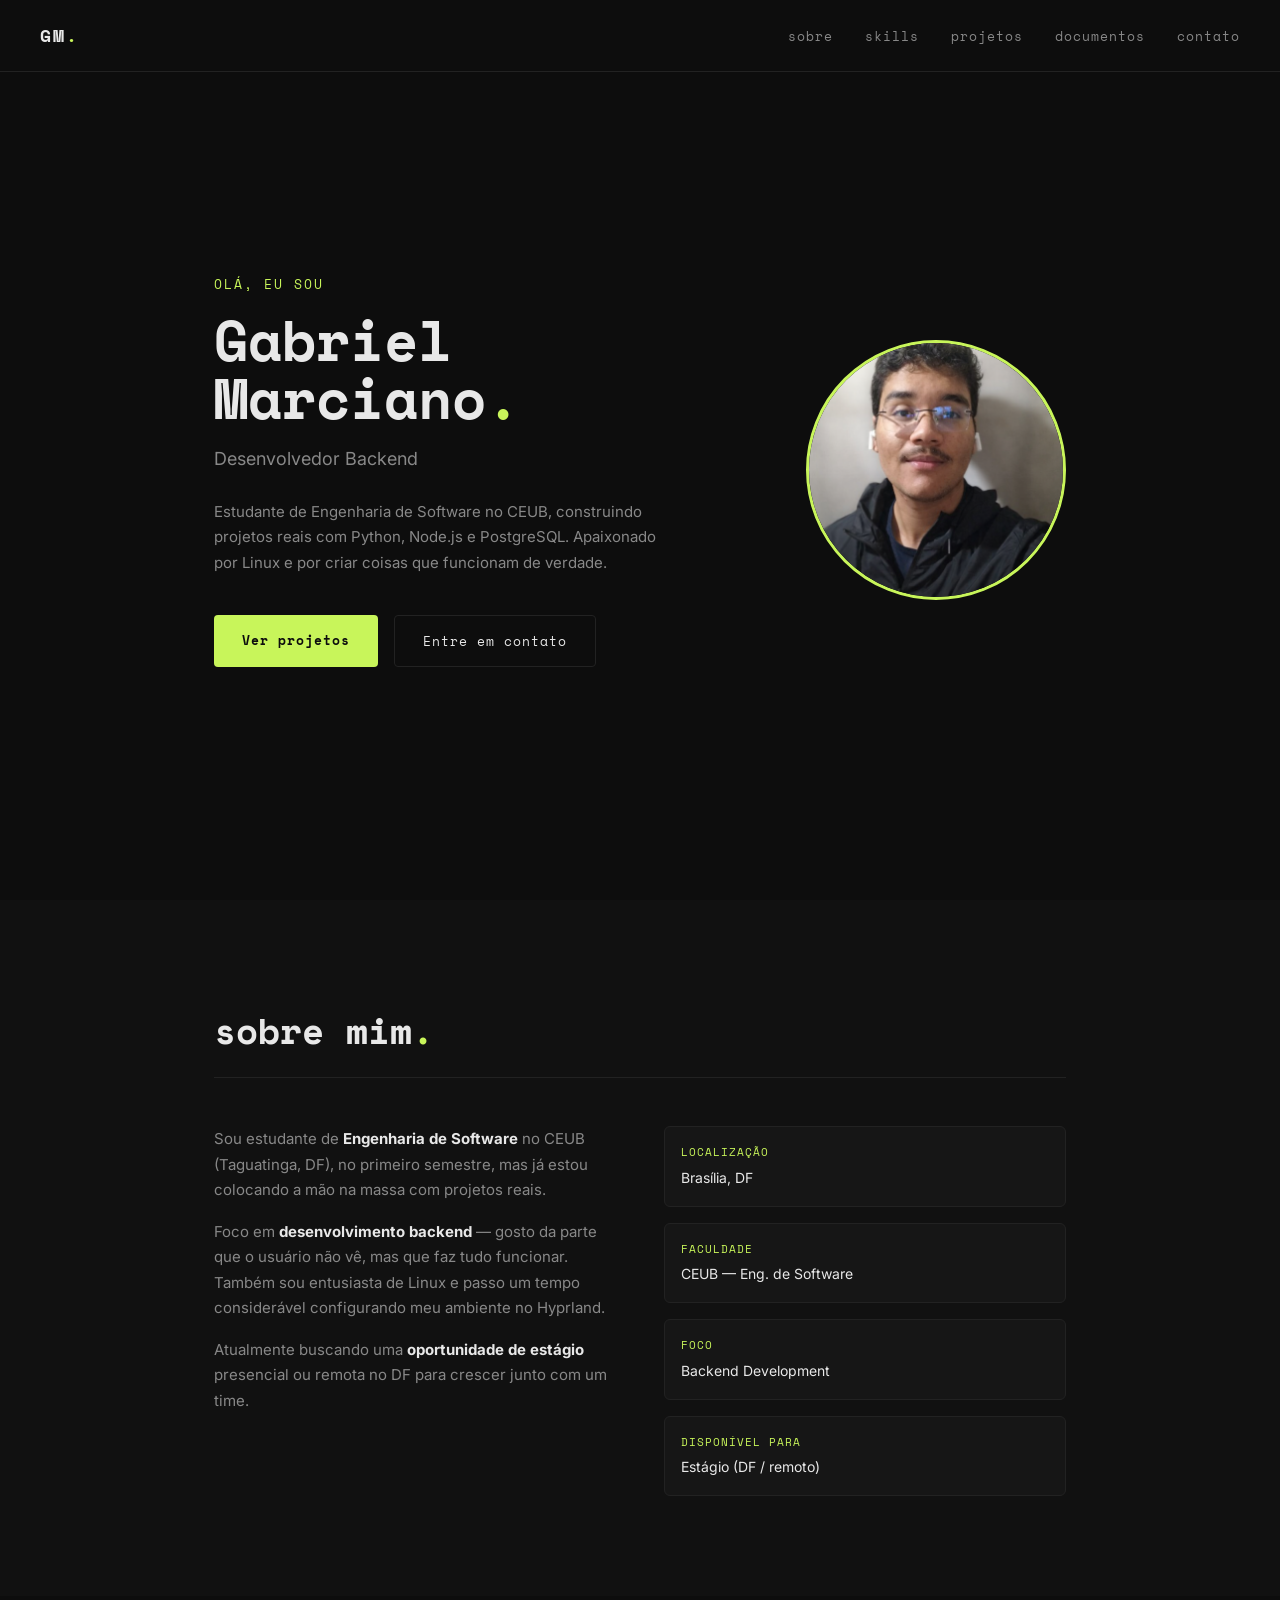
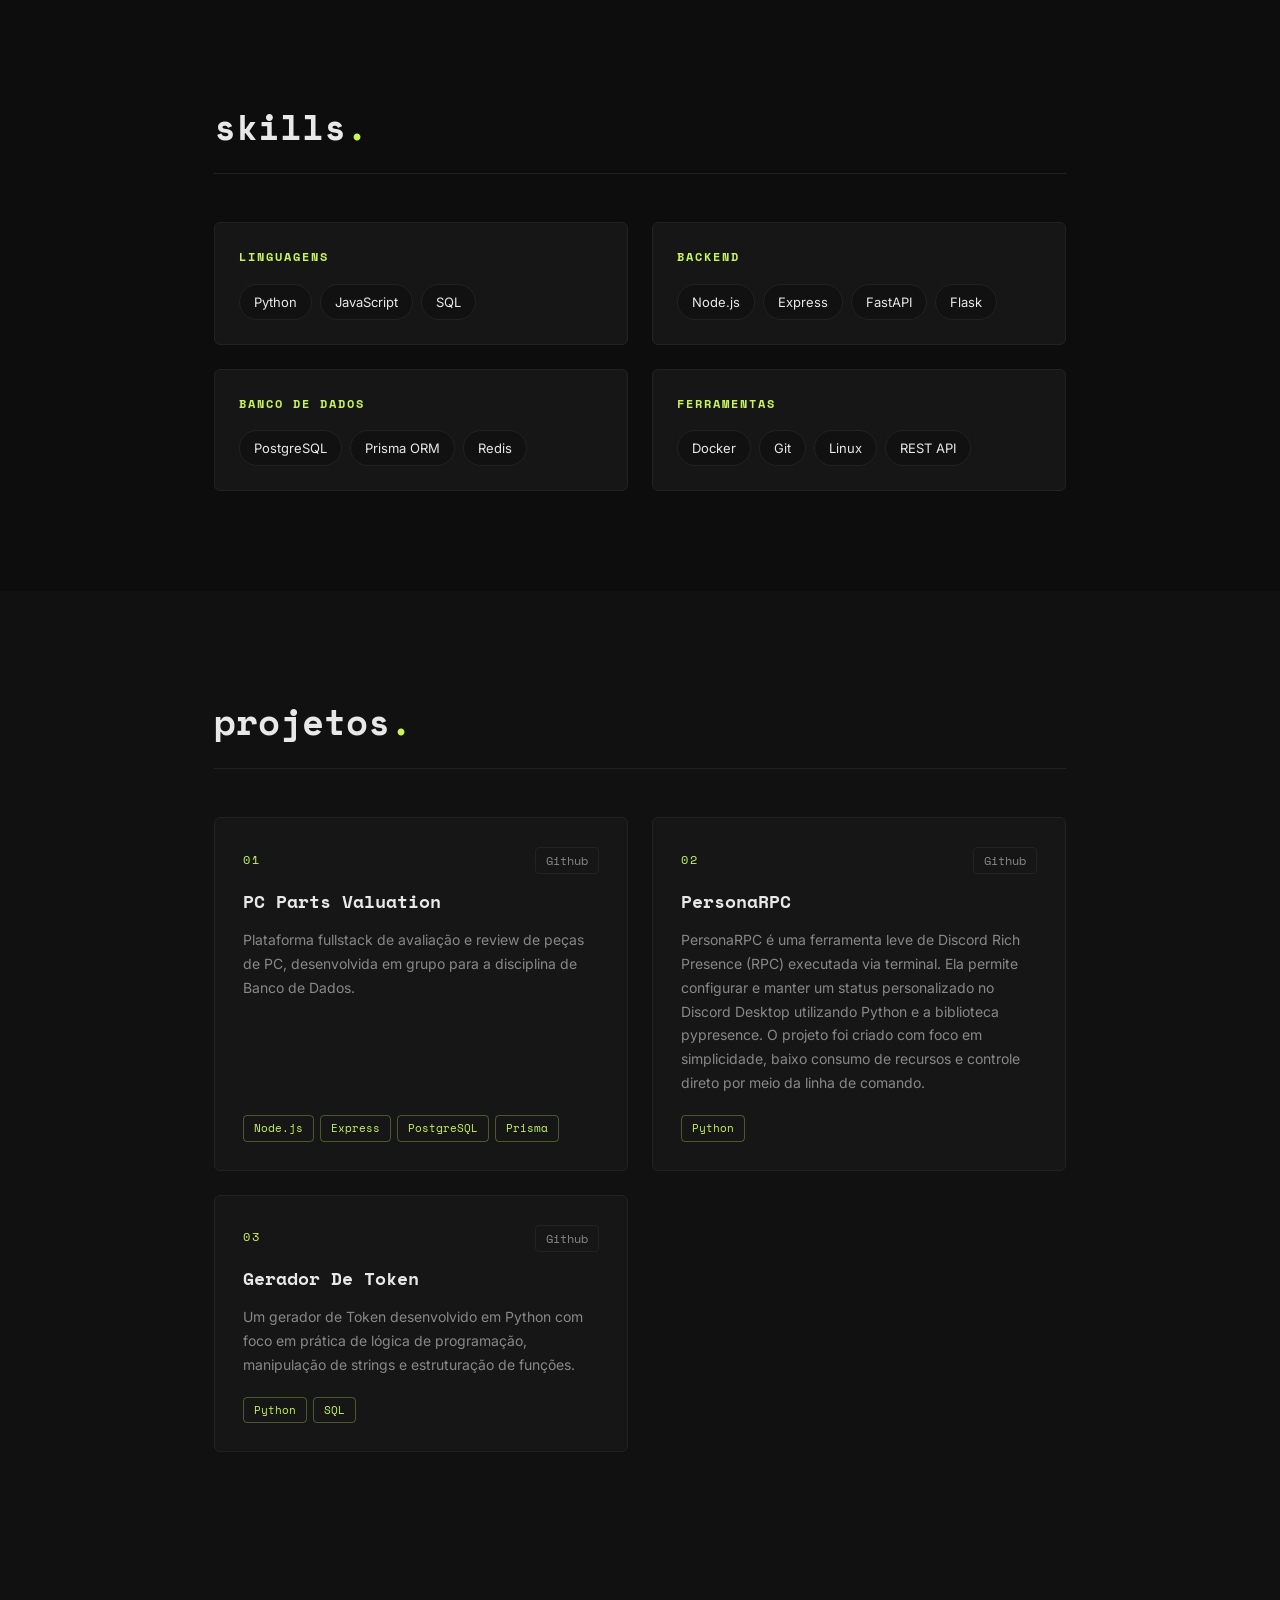
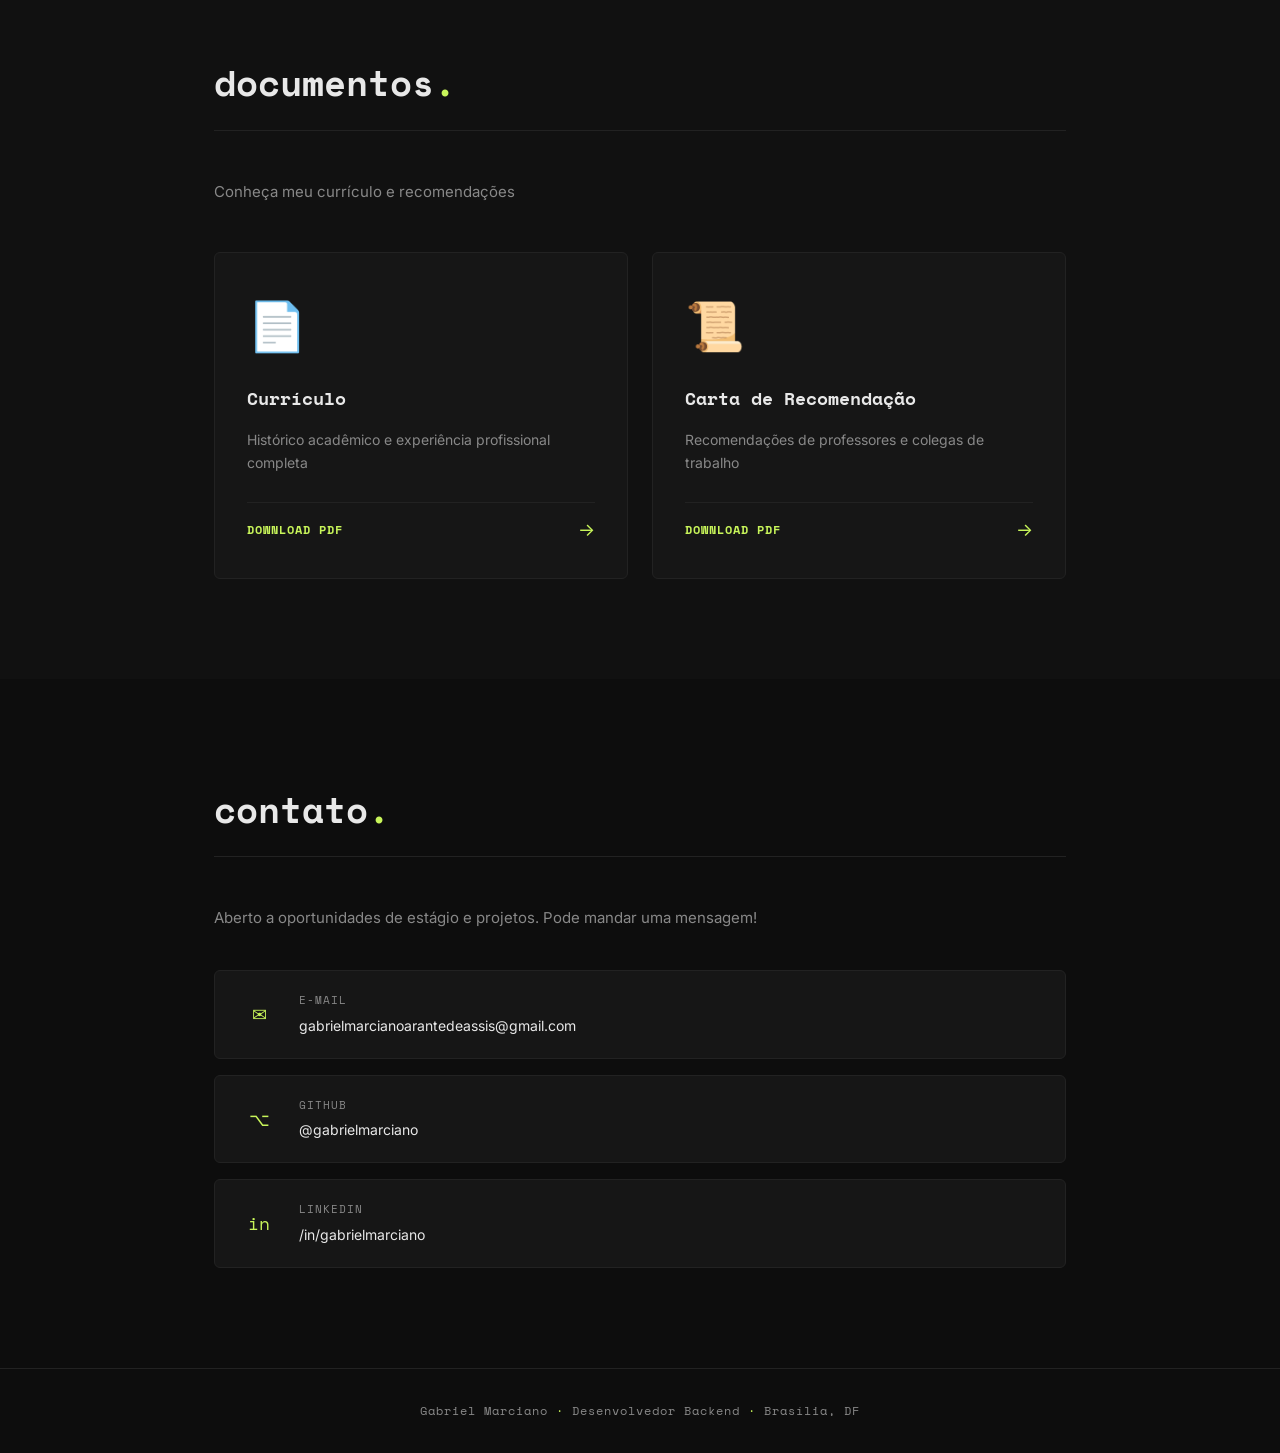
<file: index.html>
<!DOCTYPE html>
<html lang="pt-BR">

<head>
  <meta charset="UTF-8">
  <meta name="viewport" content="width=device-width, initial-scale=1.0">
  <title>Gabriel Marciano — Dev Backend</title>

  <!-- Fontes bonitinhas do Google Fonts  -->
  <link rel="preconnect" href="https://fonts.googleapis.com">
  <link
    href="https://fonts.googleapis.com/css2?family=Space+Mono:wght@400;700&family=Inter:wght@300;400;500;600&display=swap"
    rel="stylesheet">

  <link rel="stylesheet" href="./Style/style.css">
</head>

<body>

  <!-- Barra de navegação - fica fixa no topo -->
  <nav id="navbar">
    <div class="nav-logo">GM<span class="dot">.</span></div>
    <ul class="nav-links">
      <li><a href="#sobre">sobre</a></li>
      <li><a href="#skills">skills</a></li>
      <li><a href="#projetos">projetos</a></li>
      <li><a href="#documentos">documentos</a></li>
      <li><a href="#contato">contato</a></li>
    </ul>
  </nav>

  <!-- Primeira seção  -->
  <section id="hero">

    <!-- nome e descrição  -->
    <div class="hero-content">
      <p class="hero-tag">olá, eu sou</p>
      <h1 class="hero-nome">Gabriel<br>Marciano<span class="dot">.</span></h1>
      <p class="hero-cargo">Desenvolvedor Backend</p>
      <p class="hero-desc">
        Estudante de Engenharia de Software no CEUB, construindo projetos reais
        com Python, Node.js e PostgreSQL. Apaixonado por Linux e por criar coisas que funcionam de verdade.
      </p>
      <div class="hero-botoes">
        <a href="#projetos" class="btn btn-primario">Ver projetos</a>
        <a href="#contato" class="btn btn-secundario">Entre em contato</a>
      </div>
    </div>

    <!-- foto -->
    <div class="hero-foto-wrapper">
      <img src="./assets/foto.png" alt="Foto" class="hero-foto">
    </div>

  </section>

  <!-- Seção sobre  -->
  <section id="sobre">
    <div class="container">
      <h2 class="titulo-secao">sobre mim<span class="dot">.</span></h2>
      <!-- Grid com 2 colunas - texto à esquerda, infos à direita -->
      <div class="sobre-grid">
        <div class="sobre-texto">
          <p>
            Sou estudante de <strong>Engenharia de Software</strong> no CEUB (Taguatinga, DF),
            no primeiro semestre, mas já estou colocando a mão na massa com projetos reais.
          </p>
          <p>
            Foco em <strong>desenvolvimento backend</strong> — gosto da parte que o usuário
            não vê, mas que faz tudo funcionar. Também sou entusiasta de Linux e passo
            um tempo considerável configurando meu ambiente no Hyprland.
          </p>
          <p>
            Atualmente buscando uma <strong>oportunidade de estágio</strong> presencial ou
            remota no DF para crescer junto com um time.
          </p>
        </div>
        <div class="sobre-info">
          <div class="info-item">
            <span class="info-label">localização</span>
            <span class="info-valor">Brasília, DF</span>
          </div>
          <div class="info-item">
            <span class="info-label">faculdade</span>
            <span class="info-valor">CEUB — Eng. de Software</span>
          </div>
          <div class="info-item">
            <span class="info-label">foco</span>
            <span class="info-valor">Backend Development</span>
          </div>
          <div class="info-item">
            <span class="info-label">disponível para</span>
            <span class="info-valor">Estágio (DF / remoto)</span>
          </div>
        </div>
      </div>
    </div>
  </section>

  <!-- Seção skills - tecnologias -->
  <section id="skills">
    <div class="container">
      <h2 class="titulo-secao">skills<span class="dot">.</span></h2>
      <!-- div de skills -->
      <div class="skills-grid">

        <div class="skill-grupo">
          <h3 class="skill-grupo-titulo">Linguagens</h3>
          <div class="skill-lista">
            <span class="skill-tag">Python</span>
            <span class="skill-tag">JavaScript</span>
            <span class="skill-tag">SQL</span>
          </div>
        </div>

        <div class="skill-grupo">
          <h3 class="skill-grupo-titulo">Backend</h3>
          <div class="skill-lista">
            <span class="skill-tag">Node.js</span>
            <span class="skill-tag">Express</span>
            <span class="skill-tag">FastAPI</span>
            <span class="skill-tag">Flask</span>
          </div>
        </div>

        <div class="skill-grupo">
          <h3 class="skill-grupo-titulo">Banco de Dados</h3>
          <div class="skill-lista">
            <span class="skill-tag">PostgreSQL</span>
            <span class="skill-tag">Prisma ORM</span>
            <span class="skill-tag">Redis</span>
          </div>
        </div>

        <div class="skill-grupo">
          <h3 class="skill-grupo-titulo">Ferramentas</h3>
          <div class="skill-lista">
            <span class="skill-tag">Docker</span>
            <span class="skill-tag">Git</span>
            <span class="skill-tag">Linux</span>
            <span class="skill-tag">REST API</span>
          </div>
        </div>

      </div>
    </div>
  </section>

  <!-- Seção projetos -->
  <section id="projetos">
    <div class="container">
      <h2 class="titulo-secao">projetos<span class="dot">.</span></h2>
      <!-- Cards dos projetos em grid 2x2 -->
      <div class="projetos-grid">

        <!-- Projeto 1 -->
        <div class="card-projeto">
          <div class="card-header">
            <span class="card-numero">01</span>
            <div class="card-links">
              <a href="https://github.com/GabrielMarcianoarante/PCpartsevaluation" class="card-link" title="Ver código">
                Github</a>
            </div>
          </div>
          <h3 class="card-titulo">PC Parts Valuation</h3>
          <p class="card-desc">
            Plataforma fullstack de avaliação e review de peças de PC, desenvolvida
            em grupo para a disciplina de Banco de Dados.
          </p>
          <div class="card-techs">
            <span>Node.js</span>
            <span>Express</span>
            <span>PostgreSQL</span>
            <span>Prisma</span>
          </div>
        </div>

        <!-- Projeto 2 -->
        <div class="card-projeto">
          <div class="card-header">
            <span class="card-numero">02</span>
            <div class="card-links">
              <a href="https://github.com/GabrielMarcianoarante/PersonaRPC.git" class="card-link" title="Ver código">
                Github</a>
            </div>
          </div>
          <h3 class="card-titulo">PersonaRPC</h3>
          <p class="card-desc">
            PersonaRPC é uma ferramenta leve de Discord Rich Presence (RPC) executada via terminal.
            Ela permite configurar e manter um status personalizado no Discord Desktop utilizando Python e a biblioteca
            pypresence.

            O projeto foi criado com foco em simplicidade, baixo consumo de recursos e controle direto por meio da linha
            de comando.
          </p>
          <div class="card-techs">
            <span>Python</span>
          </div>
        </div>

        <!-- Projeto 3 -->
        <div class="card-projeto">
          <div class="card-header">
            <span class="card-numero">03</span>
            <div class="card-links">
              <a href="https://github.com/GabrielMarcianoarante/GeradorDeToken" class="card-link" title="Ver código">
                Github</a>
            </div>
          </div>
          <h3 class="card-titulo">Gerador De Token</h3>
          <p class="card-desc">
            Um gerador de Token desenvolvido em Python com foco em prática de lógica de programação, manipulação de
            strings e estruturação de funções.
          </p>
          <div class="card-techs">
            <span>Python</span>
            <span>SQL</span>
          </div>
        </div>

      </div>
    </div>
  </section>

  <!-- Seção documentos - CV e carta de recomendação -->
  <section id="documentos">
    <div class="container">
      <h2 class="titulo-secao">documentos<span class="dot">.</span></h2>
      <p class="docs-subtitulo">Conheça meu currículo e recomendações</p>
      <div class="docs-grid">
        <!-- PDF Currículo -->
        <a href="./pdf/Currículo.pdf" download class="doc-card">
          <div class="doc-icon">📄</div>
          <h3 class="doc-titulo">Currículo</h3>
          <p class="doc-desc">Histórico acadêmico e experiência profissional completa</p>
          <div class="doc-footer">
            <span class="doc-label">Download PDF</span>
            <span class="doc-arrow">→</span>
          </div>
        </a>

        <!-- Carta de Recomendação -->
        <a href="./pdf/Recomendacao.pdf" download class="doc-card">
          <div class="doc-icon">📜</div>
          <h3 class="doc-titulo">Carta de Recomendação</h3>
          <p class="doc-desc">Recomendações de professores e colegas de trabalho</p>
          <div class="doc-footer">
            <span class="doc-label">Download PDF</span>
            <span class="doc-arrow">→</span>
          </div>
        </a>
      </div>
    </div>
  </section>

  <!-- Seção contato -->
  <section id="contato">
    <div class="container">
      <h2 class="titulo-secao">contato<span class="dot">.</span></h2>
      <p class="contato-subtitulo">
        Aberto a oportunidades de estágio e projetos. Pode mandar uma mensagem!
      </p>
      <div class="contato-grid">
        <a href="mailto:gabrielmarcianoarantedeassis@gmail.com" class="contato-item">
          <span class="contato-icone">✉</span>
          <div>
            <span class="contato-label">E-mail</span>
            <span class="contato-valor">gabrielmarcianoarantedeassis@gmail.com</span>
          </div>
        </a>
        <a href="https://github.com/GabrielMarcianoarante" target="_blank" class="contato-item">
          <span class="contato-icone">⌥</span>
          <div>
            <span class="contato-label">GitHub</span>
            <span class="contato-valor">@gabrielmarciano</span>
          </div>
        </a>
        <a href="https://www.linkedin.com/in/gabriel-marciano-117183402/" target="_blank" class="contato-item">
          <span class="contato-icone">in</span>
          <div>
            <span class="contato-label">LinkedIn</span>
            <span class="contato-valor">/in/gabrielmarciano</span>
          </div>
        </a>
      </div>
    </div>
  </section>

  <!-- Rodapé com crédito -->
  <footer>
    <p>Gabriel Marciano <span class="dot">·</span> Desenvolvedor Backend <span class="dot">·</span> Brasília, DF</p>
  </footer>

  <script src="./Script/script.js"></script>
</body>

</html>
</file>
<file: Style/style.css>
/* Cores e tema - muda aqui que muda em todo lugar */
:root {
  --bg: #0d0d0d;
  /* Fundo preto bem escuro da página */
  --bg2: #111111;
  /* Um preto um pouco menos escuro para seções alternadas */
  --card: #161616;
  /* Fundo dos cards e containers */
  --borda: #222222;
  /* Cor das bordas dos elementos */
  --texto: #e8e8e8;
  /* Texto branco/cinza claro principal */
  --texto2: #888888;
  /* Texto cinza mais fraco para texto secundário */
  --verde: #c8f55a;
  /* Verde limão - cor de destaque que chama atenção */
}

/* Tira as margens padrão do navegador */
* {
  margin: 0;
  padding: 0;
  box-sizing: border-box;
}

/* Faz a rolagem da página ser suave em vez de "pular" */
html {
  scroll-behavior: smooth;
}

body {
  background-color: var(--bg);
  color: var(--texto);
  font-family: 'Inter', sans-serif;
  font-size: 16px;
  line-height: 1.7;
}

/* Classes úteis que usa em vários lugares */

.container {
  max-width: 900px;
  margin: 0 auto;
  padding: 0 24px;
}

.dot {
  color: var(--verde);
}

/* Barra de navegação - fica fixa no topo */
#navbar {
  position: fixed;
  top: 0;
  left: 0;
  width: 100%;
  z-index: 100;
  display: flex;
  align-items: center;
  justify-content: space-between;
  padding: 20px 40px;
  background-color: #0d0d0d;
  border-bottom: 1px solid var(--borda);
  transition: padding 0.3s;
}

/* Quando rola a página, o padding diminui para a nav ficar mais compacta */
#navbar.scrolled {
  padding: 14px 40px;
}

.nav-logo {
  font-family: 'Space Mono', monospace;
  font-size: 18px;
  font-weight: 700;
  letter-spacing: 2px;
}

/* Lista de links da navegação */
.nav-links {
  list-style: none;
  display: flex;
  gap: 32px;
}

/* Estilo padrão dos links */
.nav-links a {
  text-decoration: none;
  color: var(--texto2);
  font-family: 'Space Mono', monospace;
  font-size: 13px;
  letter-spacing: 1px;
  transition: color 0.2s;
}

/* Link fica verde quando você passa o mouse */
.nav-links a:hover {
  color: var(--verde);
}

/* Link fica verde permanentemente quando você está naquela seção */
.nav-links a.ativo {
  color: var(--verde);
}

/* Animações de entrada dos elementos */
@keyframes slideInLeft {
  from {
    opacity: 0;
    transform: translateX(-50px);
  }

  to {
    opacity: 1;
    transform: translateX(0);
  }
}

@keyframes slideInRight {
  from {
    opacity: 0;
    transform: translateX(50px);
  }

  to {
    opacity: 1;
    transform: translateX(0);
  }
}

@keyframes zoomIn {
  from {
    opacity: 0;
    transform: scale(0.8);
  }

  to {
    opacity: 1;
    transform: scale(1);
  }
}

/* Classes de animação para elementos que aparecem conforme rola */
#sobre.visivel,
#skills.visivel,
#projetos.visivel,
#documentos.visivel,
#contato.visivel {
  animation: slideInLeft 0.8s ease-out;
}

.card-projeto.visivel,
.skill-grupo.visivel,
.info-item.visivel,
.doc-card.visivel {
  animation: zoomIn 0.6s ease-out;
}

/* Seção hero - primeira coisa que vê */
#hero {
  min-height: 100vh;
  display: flex;
  align-items: center;
  justify-content: space-between;
  gap: 48px;
  max-width: 900px;
  margin: 0 auto;
  padding: 120px 24px 80px;
}

/* "olá, eu sou" - entra primeiro */
.hero-tag {
  font-family: 'Space Mono', monospace;
  font-size: 13px;
  color: var(--verde);
  letter-spacing: 2px;
  text-transform: uppercase;
  margin-bottom: 16px;
  animation: slideInLeft 0.6s ease-out;
}

/* nome grande - entra depois com um pequeno delay */
.hero-nome {
  font-family: 'Space Mono', monospace;
  font-size: 56px;
  font-weight: 700;
  line-height: 1.05;
  margin-bottom: 16px;
  animation: slideInLeft 0.8s ease-out 0.2s both;
}

/* "Desenvolvedor Backend" - entra depois */
.hero-cargo {
  font-size: 18px;
  color: var(--texto2);
  margin-bottom: 24px;
  animation: slideInLeft 0.8s ease-out 0.4s both;
}

/* Descrição sobre - entra depois */
.hero-desc {
  max-width: 460px;
  color: var(--texto2);
  font-size: 15px;
  margin-bottom: 40px;
  animation: slideInLeft 0.8s ease-out 0.6s both;
}

/* Botões - entram por último */
.hero-botoes {
  display: flex;
  gap: 16px;
  animation: slideInLeft 0.8s ease-out 0.8s both;
}

/* BOTÕES - Estilo base para todos os botões */
.btn {
  text-decoration: none;
  font-family: 'Space Mono', monospace;
  font-size: 13px;
  letter-spacing: 1px;
  padding: 14px 28px;
  border-radius: 4px;
  transition: all 0.2s;
}

/* Botão primário - Verde, chama atenção (Ver projetos) */
.btn-primario {
  background-color: var(--verde);
  color: #0d0d0d;
  font-weight: 700;
}

/* Botão primário fica mais claro quando  passa o mouse */
.btn-primario:hover {
  background-color: #b8e84a;
  transform: translateY(-2px);
}

/* Botão secundário - Tem borda, mais discreto (Entre em contato) */
.btn-secundario {
  border: 1px solid var(--borda);
  color: var(--texto);
}

/* Botão secundário muda quando  passa o mouse */
.btn-secundario:hover {
  border-color: var(--verde);
  color: var(--verde);
  transform: translateY(-2px);
}

/* Wrapper da foto - mantém ela redonda */
.hero-foto-wrapper {
  flex-shrink: 0;
}

.hero-foto {
  width: 260px;
  height: 260px;
  object-fit: cover;
  /* corta a imagem pra caber no círculo */
  border-radius: 50%;
  /* fica redonda */
  border: 3px solid var(--verde);
  background-color: var(--card);
  display: block;
  animation: zoomIn 0.8s ease-out 0.4s both;
}

/* Títulos das seções como "sobre mim", "skills" */
.titulo-secao {
  font-family: 'Space Mono', monospace;
  font-size: 36px;
  font-weight: 700;
  margin-bottom: 48px;
  padding-bottom: 16px;
  border-bottom: 1px solid var(--borda);
}

/* Seção sobre - fundo diferente */
#sobre {
  padding: 100px 0;
  background-color: var(--bg2);
}

/* Grid com 2 colunas */
.sobre-grid {
  display: grid;
  grid-template-columns: 1fr 1fr;
  gap: 48px;
}

/* Parágrafos da seção sobre */
.sobre-texto p {
  color: var(--texto2);
  margin-bottom: 16px;
  font-size: 15px;
}

/* Texto em negrito fica mais claro */
.sobre-texto strong {
  color: var(--texto);
}

/* Info lado direito */
.sobre-info {
  display: flex;
  flex-direction: column;
  gap: 16px;
}

/* Card com informação */
.info-item {
  display: flex;
  flex-direction: column;
  gap: 4px;
  padding: 16px;
  border: 1px solid var(--borda);
  border-radius: 6px;
  background-color: var(--card);
}

/* Label da info em verde */
.info-label {
  font-family: 'Space Mono', monospace;
  font-size: 11px;
  color: var(--verde);
  letter-spacing: 1px;
  text-transform: uppercase;
}

/* Valor da info */
.info-valor {
  font-size: 14px;
  color: var(--texto);
}

/* Seção skills - suas tecnologias */
#skills {
  padding: 100px 0;
}

/* Grid 2x2 de skills */
.skills-grid {
  display: grid;
  grid-template-columns: 1fr 1fr;
  gap: 24px;
}

/* Grupo de skills */
.skill-grupo {
  padding: 24px;
  border: 1px solid var(--borda);
  border-radius: 6px;
  background-color: var(--card);
}

/* Título do grupo em verde */
.skill-grupo-titulo {
  font-family: 'Space Mono', monospace;
  font-size: 12px;
  color: var(--verde);
  letter-spacing: 2px;
  text-transform: uppercase;
  margin-bottom: 16px;
}

/* Lista de skill tags */
.skill-lista {
  display: flex;
  flex-wrap: wrap;
  gap: 8px;
}

/* Badge individual de skill */
.skill-tag {
  font-size: 13px;
  color: var(--texto);
  background-color: var(--bg2);
  border: 1px solid var(--borda);
  padding: 6px 14px;
  border-radius: 20px;
  transition: all 0.2s;
}

/* Quando passa o mouse, fica verde */
.skill-tag:hover {
  border-color: var(--verde);
  color: var(--verde);
}

/* Seção projetos - seus trabalhos */
#projetos {
  padding: 100px 0;
  background-color: var(--bg2);
}

/* Grid 2x2 dos projetos */
.projetos-grid {
  display: grid;
  grid-template-columns: 1fr 1fr;
  gap: 24px;
}

/* Card individual de projeto */
.card-projeto {
  padding: 28px;
  border: 1px solid var(--borda);
  border-radius: 6px;
  background-color: var(--card);
  display: flex;
  flex-direction: column;
  gap: 12px;
  transition: border-color 0.2s, transform 0.2s;
}

/* Hover do card - sobe e fica verde */
.card-projeto:hover {
  border-color: var(--verde);
  transform: translateY(-4px);
}

/* Header do card */
.card-header {
  display: flex;
  justify-content: space-between;
  align-items: center;
}

/* Número do projeto */
.card-numero {
  font-family: 'Space Mono', monospace;
  font-size: 12px;
  color: var(--verde);
  letter-spacing: 2px;
}

/* Link do github */
.card-link {
  font-family: 'Space Mono', monospace;
  font-size: 12px;
  color: var(--texto2);
  text-decoration: none;
  border: 1px solid var(--borda);
  padding: 4px 10px;
  border-radius: 4px;
  transition: all 0.2s;
}

/* Hover do link */
.card-link:hover {
  color: var(--verde);
  border-color: var(--verde);
}

/* Título do projeto */
.card-titulo {
  font-family: 'Space Mono', monospace;
  font-size: 18px;
  font-weight: 700;
}

/* Descrição do projeto */
.card-desc {
  font-size: 14px;
  color: var(--texto2);
  line-height: 1.7;
  flex: 1;
}

/* Lista de tecnologias */
.card-techs {
  display: flex;
  flex-wrap: wrap;
  gap: 6px;
  margin-top: 8px;
}

/* Badge de tecnologia */
.card-techs span {
  font-size: 11px;
  font-family: 'Space Mono', monospace;
  color: var(--verde);
  border: 1px solid rgba(200, 245, 90, 0.3);
  padding: 3px 10px;
  border-radius: 4px;
}

/* Seção documentos - downloads de PDF e carta de recomendação */
#documentos {
  padding: 100px 0;
  background-color: var(--bg2);
}

/* Subtítulo da seção de documentos */
.docs-subtitulo {
  color: var(--texto2);
  margin-bottom: 48px;
  font-size: 15px;
}

/* Grid 2 colunas para documentos */
.docs-grid {
  display: grid;
  grid-template-columns: 1fr 1fr;
  gap: 24px;
}

/* Card de documento */
.doc-card {
  padding: 32px;
  border: 1px solid var(--borda);
  border-radius: 6px;
  background-color: var(--card);
  text-decoration: none;
  color: var(--texto);
  display: flex;
  flex-direction: column;
  gap: 16px;
  transition: all 0.3s;
  cursor: pointer;
}

/* Hover do card de documento */
.doc-card:hover {
  border-color: var(--verde);
  transform: translateY(-6px);
  box-shadow: 0 10px 30px rgba(200, 245, 90, 0.1);
}

/* Ícone do documento */
.doc-icon {
  font-size: 48px;
  display: flex;
  align-items: center;
}

/* Título do documento */
.doc-titulo {
  font-family: 'Space Mono', monospace;
  font-size: 18px;
  font-weight: 700;
  color: var(--texto);
}

/* Descrição do documento */
.doc-desc {
  color: var(--texto2);
  font-size: 14px;
  line-height: 1.6;
  flex: 1;
}

/* Footer do card com info de download */
.doc-footer {
  display: flex;
  justify-content: space-between;
  align-items: center;
  margin-top: 12px;
  padding-top: 12px;
  border-top: 1px solid var(--borda);
}

/* Label de download */
.doc-label {
  font-family: 'Space Mono', monospace;
  font-size: 12px;
  color: var(--verde);
  letter-spacing: 1px;
  text-transform: uppercase;
  font-weight: 700;
}

/* Seta indicando ação */
.doc-arrow {
  font-size: 18px;
  color: var(--verde);
  transition: transform 0.2s;
}

/* Seta anima quando hover */
.doc-card:hover .doc-arrow {
  transform: translateX(4px);
}

/* Seção contato - formas de entrar em contato */
#contato {
  padding: 100px 0;
}

/* Subtítulo da seção */
.contato-subtitulo {
  color: var(--texto2);
  margin-bottom: 40px;
  font-size: 15px;
}

/* Lista de contatos */
.contato-grid {
  display: flex;
  flex-direction: column;
  gap: 16px;
}

/* Item individual de contato */
.contato-item {
  display: flex;
  align-items: center;
  gap: 20px;
  padding: 20px 24px;
  border: 1px solid var(--borda);
  border-radius: 6px;
  background-color: var(--card);
  text-decoration: none;
  color: var(--texto);
  transition: border-color 0.2s, transform 0.2s;
}

/* Hover do item */
.contato-item:hover {
  border-color: var(--verde);
  transform: translateX(6px);
}

/* Ícone de contato */
.contato-icone {
  font-family: 'Space Mono', monospace;
  font-size: 18px;
  color: var(--verde);
  width: 40px;
  text-align: center;
}

/* Info do contato */
.contato-item div {
  display: flex;
  flex-direction: column;
  gap: 4px;
}

/* Rótulo do contato */
.contato-label {
  font-family: 'Space Mono', monospace;
  font-size: 11px;
  color: var(--texto2);
  letter-spacing: 1px;
  text-transform: uppercase;
}

/* Valor do contato */
.contato-valor {
  font-size: 14px;
  color: var(--texto);
}

/* Rodapé */
footer {
  padding: 32px;
  text-align: center;
  border-top: 1px solid var(--borda);
  font-family: 'Space Mono', monospace;
  font-size: 12px;
  color: var(--texto2);
  letter-spacing: 1px;
}

/* Responsivo - celular (menor que 600px) */
@media (max-width: 600px) {

  /* Nav fica mais compacta */
  #navbar {
    padding: 16px 20px;
  }

  /* Links com menos espaço */
  .nav-links {
    gap: 16px;
  }

  /* Hero vira coluna - foto fica embaixo do texto */
  #hero {
    flex-direction: column;
    padding: 100px 24px 60px;
    text-align: center;
  }

  /* Nome fica menor */
  .hero-nome {
    font-size: 36px;
  }

  /* Foto fica menor também */
  .hero-foto {
    width: 180px;
    height: 180px;
  }

  /* Botões um embaixo do outro */
  .hero-botoes {
    flex-direction: column;
  }

  /* Botões ocupam a largura toda */
  .btn {
    text-align: center;
  }

  /* Todos os grids viram 1 coluna pra coisa ficar legível */
  .sobre-grid,
  .skills-grid,
  .projetos-grid,
  .docs-grid {
    grid-template-columns: 1fr;
  }
}
</file>
